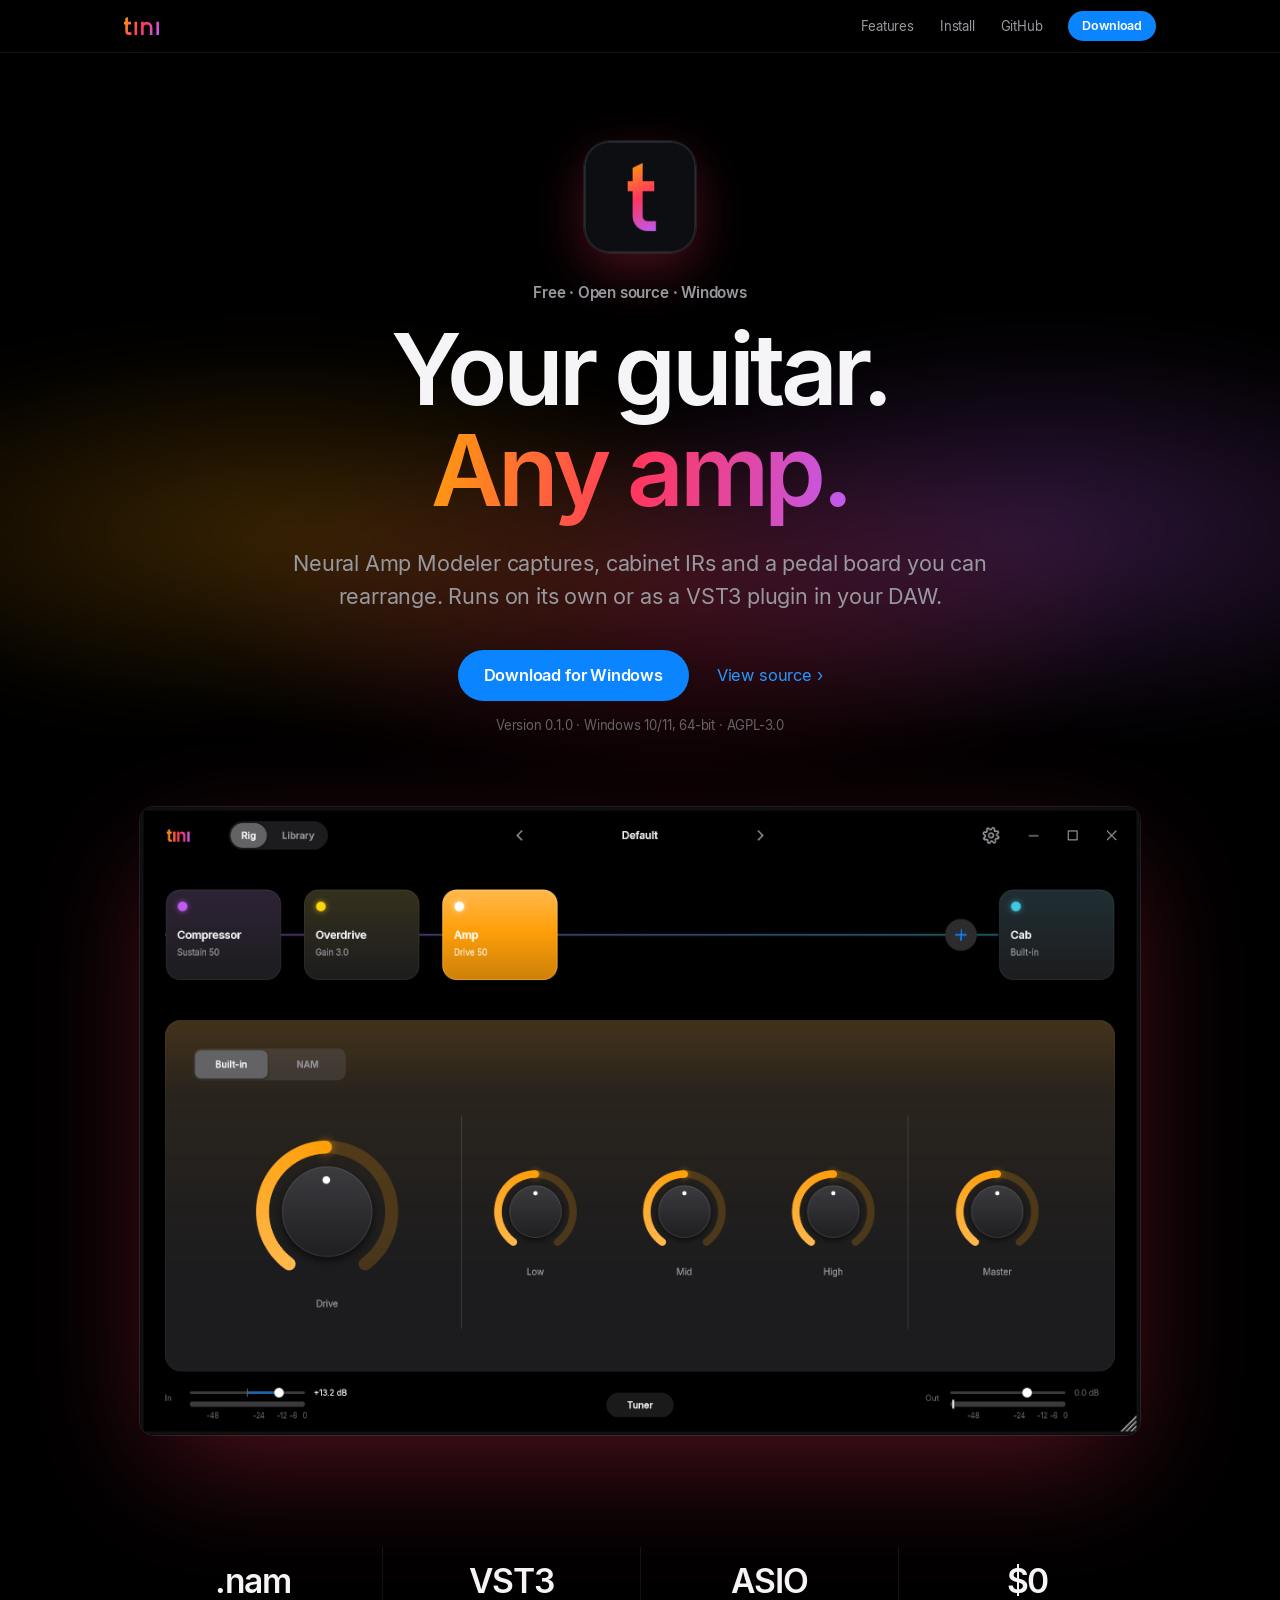
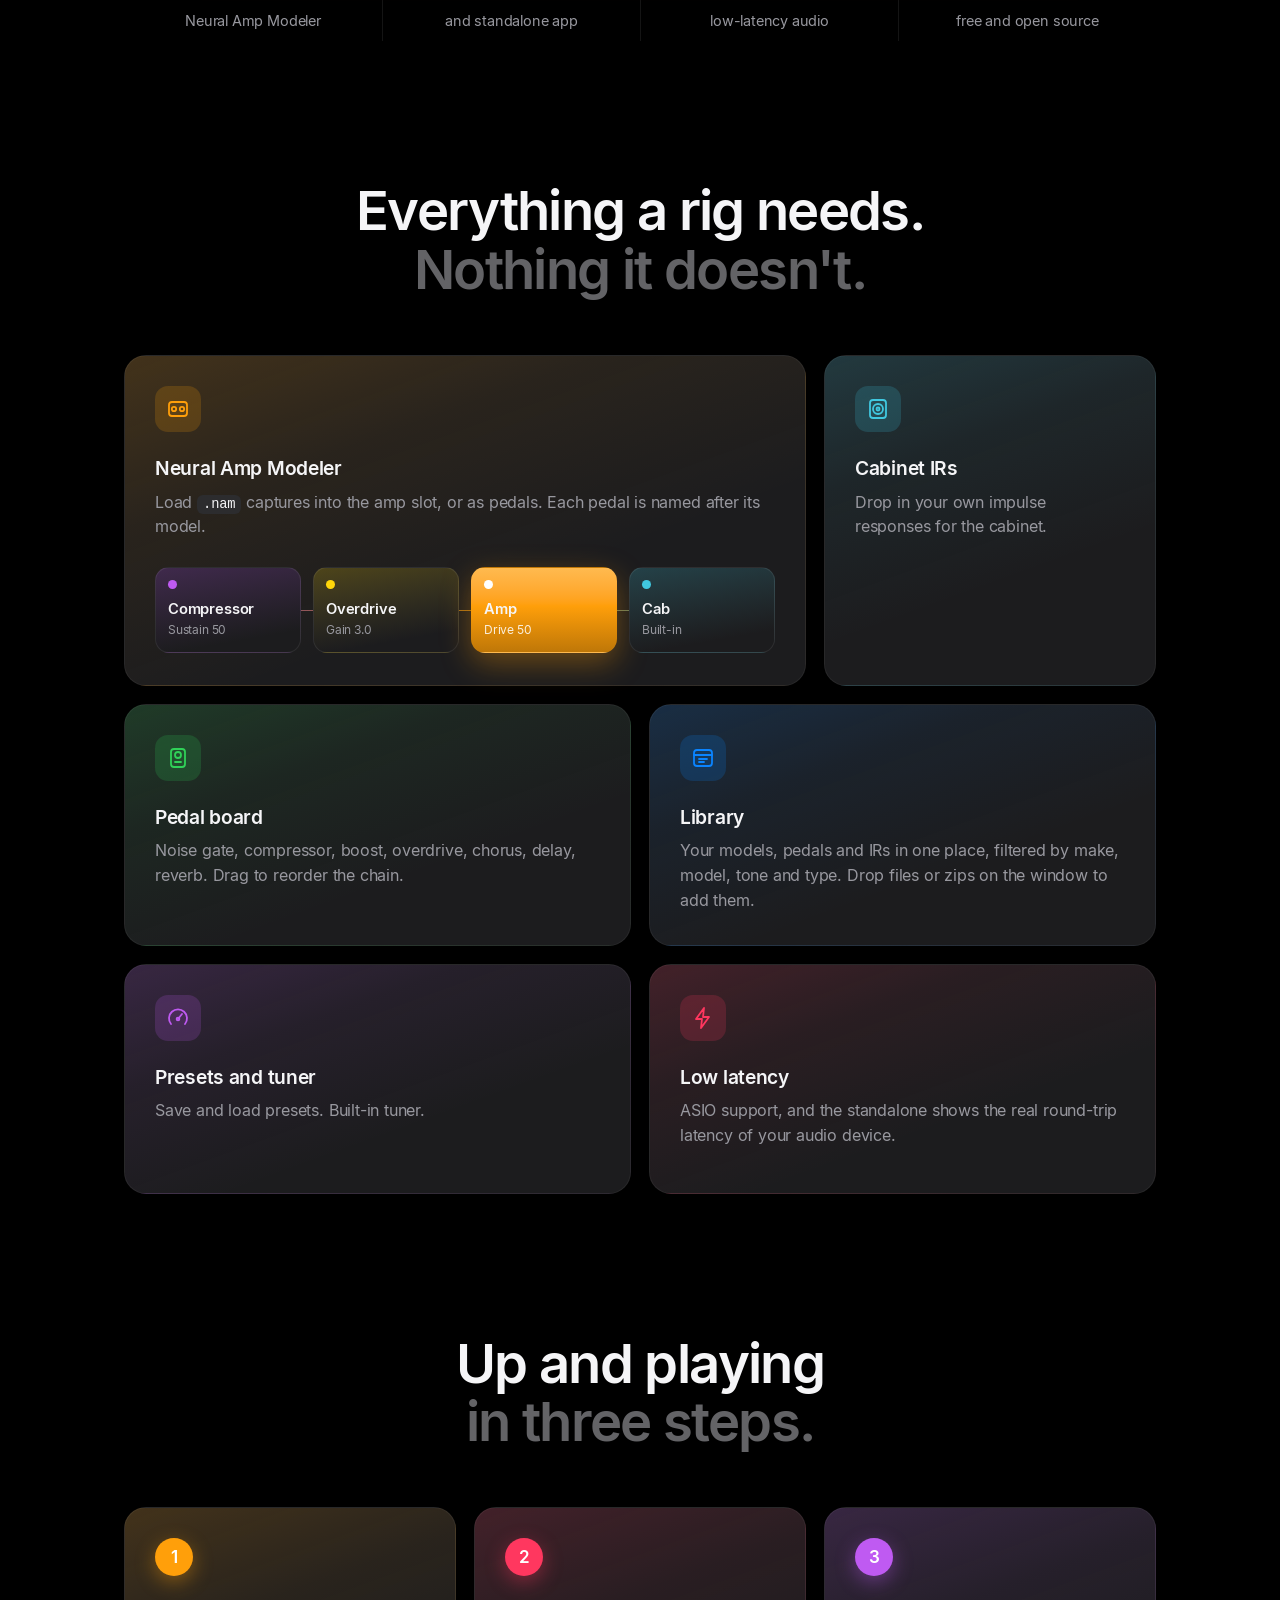
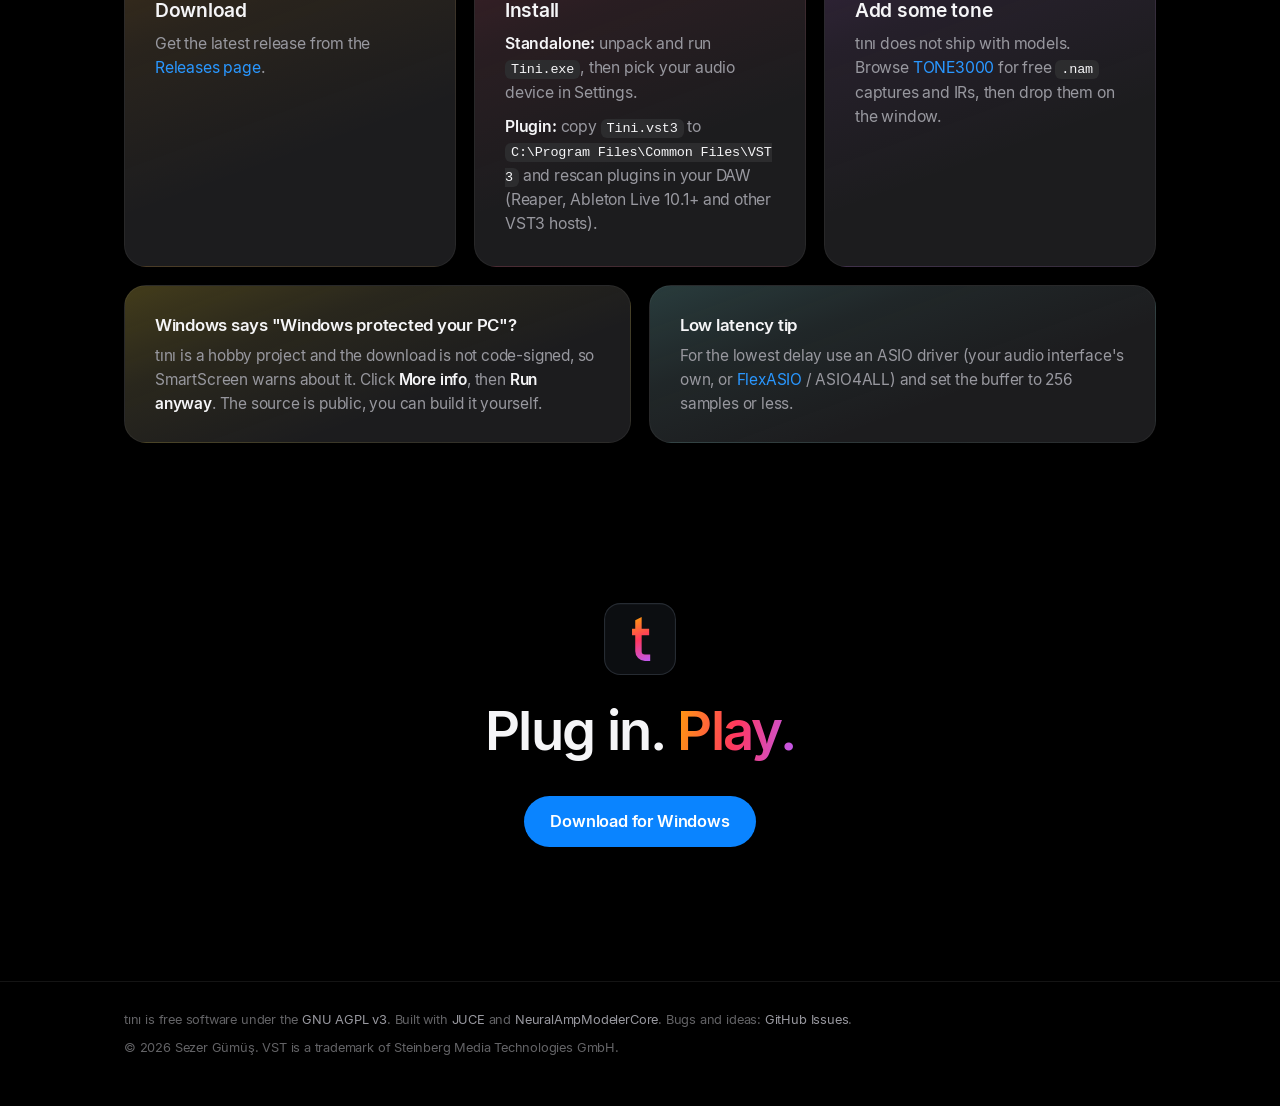
<file: site/index.html>
<!doctype html>
<html lang="en">
  <head>
    <meta charset="utf-8" />
    <meta name="viewport" content="width=device-width, initial-scale=1" />
    <title>tını - guitar amp simulator with Neural Amp Modeler support</title>
    <meta
      name="description"
      content="Free, open-source guitar amp simulator for Windows. Standalone app and VST3 plugin with Neural Amp Modeler (.nam) support, cabinet IRs and a reorderable pedal chain."
    />
    <meta name="theme-color" content="#000000" />
    <link rel="canonical" href="https://sezergumus.github.io/tini/" />
    <meta property="og:type" content="website" />
    <meta property="og:site_name" content="tını" />
    <meta property="og:url" content="https://sezergumus.github.io/tini/" />
    <meta property="og:title" content="tını - a free guitar amp for your PC" />
    <meta
      property="og:description"
      content="Neural Amp Modeler captures, cabinet IRs and a pedal board you can rearrange. Standalone and VST3."
    />
    <meta
      property="og:image"
      content="https://sezergumus.github.io/tini/assets/og-banner.png"
    />
    <meta property="og:image:type" content="image/png" />
    <meta property="og:image:width" content="1200" />
    <meta property="og:image:height" content="630" />
    <meta
      property="og:image:alt"
      content="tını: Your guitar. Any amp. A free amp simulator with Neural Amp Modeler support."
    />
    <meta name="twitter:card" content="summary_large_image" />
    <meta name="twitter:title" content="tını - a free guitar amp for your PC" />
    <meta
      name="twitter:description"
      content="Neural Amp Modeler captures, cabinet IRs and a pedal board you can rearrange. Standalone and VST3."
    />
    <meta
      name="twitter:image"
      content="https://sezergumus.github.io/tini/assets/og-banner.png"
    />
    <link rel="icon" type="image/svg+xml" href="assets/favicon.svg" />
    <link rel="apple-touch-icon" href="assets/icon.png" />
    <link
      rel="preload"
      href="assets/fonts/Inter-SemiBold.ttf"
      as="font"
      type="font/ttf"
      crossorigin
    />
    <link rel="stylesheet" href="style.css" />
  </head>
  <body>
    <header class="nav">
      <div class="nav-in">
        <a class="brand" href="#top" aria-label="tını home">
          <img src="assets/wordmark.svg" alt="tını" height="18" />
        </a>
        <nav>
          <a href="#features">Features</a>
          <a href="#install">Install</a>
          <a href="https://github.com/Sezergumus/tini">GitHub</a>
          <a
            class="pill small"
            href="https://github.com/Sezergumus/tini/releases/latest"
            >Download</a
          >
        </nav>
      </div>
    </header>

    <main id="top">
      <section class="hero">
        <div class="glow" aria-hidden="true"></div>
        <img
          class="app-icon rise"
          src="assets/icon.png"
          alt=""
          width="112"
          height="112"
        />
        <p class="eyebrow rise">Free &middot; Open source &middot; Windows</p>
        <h1 class="rise">
          Your guitar.<br /><span class="grad">Any amp.</span>
        </h1>
        <p class="lead rise">
          Neural Amp Modeler captures, cabinet IRs and a pedal board you can
          rearrange. Runs on its own or as a VST3 plugin in your DAW.
        </p>
        <p class="cta rise">
          <a
            class="pill"
            href="https://github.com/Sezergumus/tini/releases/latest"
            >Download for Windows</a
          >
          <a class="link" href="https://github.com/Sezergumus/tini"
            >View source <span aria-hidden="true">&rsaquo;</span></a
          >
        </p>
        <p class="fine rise">
          Version 0.1.0 &middot; Windows 10/11, 64-bit &middot; AGPL-3.0
        </p>

        <figure class="window rise">
          <img
            src="screenshots/main.png"
            alt="The tını window: a signal chain of Compressor, Overdrive, Amp and Cab, with the amp's Drive, Low, Mid, High and Master knobs"
            width="1122"
            height="704"
          />
        </figure>
      </section>

      <section class="strip" aria-label="At a glance">
        <div><strong>.nam</strong><span>Neural Amp Modeler</span></div>
        <div><strong>VST3</strong><span>and standalone app</span></div>
        <div><strong>ASIO</strong><span>low-latency audio</span></div>
        <div><strong>$0</strong><span>free and open source</span></div>
      </section>

      <section id="features" class="section">
        <h2>
          Everything a rig needs.<br /><span class="dim"
            >Nothing it doesn't.</span
          >
        </h2>

        <div class="bento">
          <article class="tile wide" style="--c: #ff9f0a">
            <div class="tile-text">
              <span class="ico"
                ><svg viewBox="0 0 24 24">
                  <rect x="3" y="5" width="18" height="14" rx="3" />
                  <circle cx="8" cy="12" r="2.2" />
                  <circle cx="16" cy="12" r="2.2" /></svg
              ></span>
              <h3>Neural Amp Modeler</h3>
              <p>
                Load <code>.nam</code> captures into the amp slot, or as pedals.
                Each pedal is named after its model.
              </p>
            </div>
            <div class="chain" aria-hidden="true">
              <span class="blk" style="--c: #bf5af2"
                >Compressor<small>Sustain 50</small></span
              >
              <span class="blk" style="--c: #ffd60a"
                >Overdrive<small>Gain 3.0</small></span
              >
              <span class="blk on" style="--c: #ff9f0a"
                >Amp<small>Drive 50</small></span
              >
              <span class="blk" style="--c: #40c8e0"
                >Cab<small>Built-in</small></span
              >
            </div>
          </article>

          <article class="tile" style="--c: #40c8e0">
            <span class="ico"
              ><svg viewBox="0 0 24 24">
                <rect x="4" y="3" width="16" height="18" rx="3" />
                <circle cx="12" cy="12" r="5" />
                <circle cx="12" cy="12" r="1.5" /></svg
            ></span>
            <h3>Cabinet IRs</h3>
            <p>Drop in your own impulse responses for the cabinet.</p>
          </article>

          <article class="tile" style="--c: #30d158">
            <span class="ico"
              ><svg viewBox="0 0 24 24">
                <rect x="5" y="3" width="14" height="18" rx="3" />
                <circle cx="12" cy="9" r="3" />
                <path d="M9 16h6" /></svg
            ></span>
            <h3>Pedal board</h3>
            <p>
              Noise gate, compressor, boost, overdrive, chorus, delay, reverb.
              Drag to reorder the chain.
            </p>
          </article>

          <article class="tile" style="--c: #0a84ff">
            <span class="ico"
              ><svg viewBox="0 0 24 24">
                <rect x="3" y="4" width="18" height="16" rx="3" />
                <path d="M3 9h18M8 13h8M8 16h5" /></svg
            ></span>
            <h3>Library</h3>
            <p>
              Your models, pedals and IRs in one place, filtered by make, model,
              tone and type. Drop files or zips on the window to add them.
            </p>
          </article>

          <article class="tile" style="--c: #bf5af2">
            <span class="ico"
              ><svg viewBox="0 0 24 24">
                <path d="M5 18 A9 9 0 1 1 19 18" />
                <path d="M12 13 L16 8" />
                <circle cx="12" cy="13" r="1.4" /></svg
            ></span>
            <h3>Presets and tuner</h3>
            <p>Save and load presets. Built-in tuner.</p>
          </article>

          <article class="tile" style="--c: #ff375f">
            <span class="ico"
              ><svg viewBox="0 0 24 24">
                <path d="M13 2 L5 13h6l-1 9 8-11h-6z" /></svg
            ></span>
            <h3>Low latency</h3>
            <p>
              ASIO support, and the standalone shows the real round-trip latency
              of your audio device.
            </p>
          </article>
        </div>
      </section>

      <section id="install" class="section">
        <h2>Up and playing<br /><span class="dim">in three steps.</span></h2>

        <ol class="steps">
          <li>
            <span class="num">1</span>
            <h3>Download</h3>
            <p>
              Get the latest release from the
              <a href="https://github.com/Sezergumus/tini/releases/latest"
                >Releases page</a
              >.
            </p>
          </li>
          <li>
            <span class="num">2</span>
            <h3>Install</h3>
            <p>
              <strong>Standalone:</strong> unpack and run <code>Tini.exe</code>,
              then pick your audio device in Settings.
            </p>
            <p>
              <strong>Plugin:</strong> copy <code>Tini.vst3</code> to
              <code>C:\Program&nbsp;Files\Common&nbsp;Files\VST3</code> and
              rescan plugins in your DAW (Reaper, Ableton Live 10.1+ and other
              VST3 hosts).
            </p>
          </li>
          <li>
            <span class="num">3</span>
            <h3>Add some tone</h3>
            <p>
              tını does not ship with models. Browse
              <a href="https://www.tone3000.com">TONE3000</a> for free
              <code>.nam</code> captures and IRs, then drop them on the window.
            </p>
          </li>
        </ol>

        <div class="notes">
          <div class="note" style="--c: #ffd60a">
            <h3>Windows says "Windows protected your PC"?</h3>
            <p>
              tını is a hobby project and the download is not code-signed, so
              SmartScreen warns about it. Click <strong>More info</strong>, then
              <strong>Run anyway</strong>. The source is public, you can build
              it yourself.
            </p>
          </div>
          <div class="note" style="--c: #66d4cf">
            <h3>Low latency tip</h3>
            <p>
              For the lowest delay use an ASIO driver (your audio interface's
              own, or
              <a href="https://github.com/dechamps/FlexASIO">FlexASIO</a> /
              ASIO4ALL) and set the buffer to 256 samples or less.
            </p>
          </div>
        </div>
      </section>

      <section class="final">
        <img src="assets/favicon.svg" alt="" width="72" height="72" />
        <h2>Plug in. <span class="grad">Play.</span></h2>
        <p class="cta">
          <a
            class="pill"
            href="https://github.com/Sezergumus/tini/releases/latest"
            >Download for Windows</a
          >
        </p>
      </section>
    </main>

    <footer>
      <div class="foot-in">
        <p>
          tını is free software under the
          <a href="https://github.com/Sezergumus/tini/blob/main/LICENSE"
            >GNU AGPL v3</a
          >. Built with <a href="https://juce.com">JUCE</a> and
          <a href="https://github.com/sdatkinson/NeuralAmpModelerCore"
            >NeuralAmpModelerCore</a
          >. Bugs and ideas:
          <a href="https://github.com/Sezergumus/tini/issues">GitHub Issues</a>.
        </p>
        <p>
          &copy; 2026 Sezer Gümüş. VST is a trademark of Steinberg Media
          Technologies GmbH.
        </p>
      </div>
    </footer>
  </body>
</html>
</file>
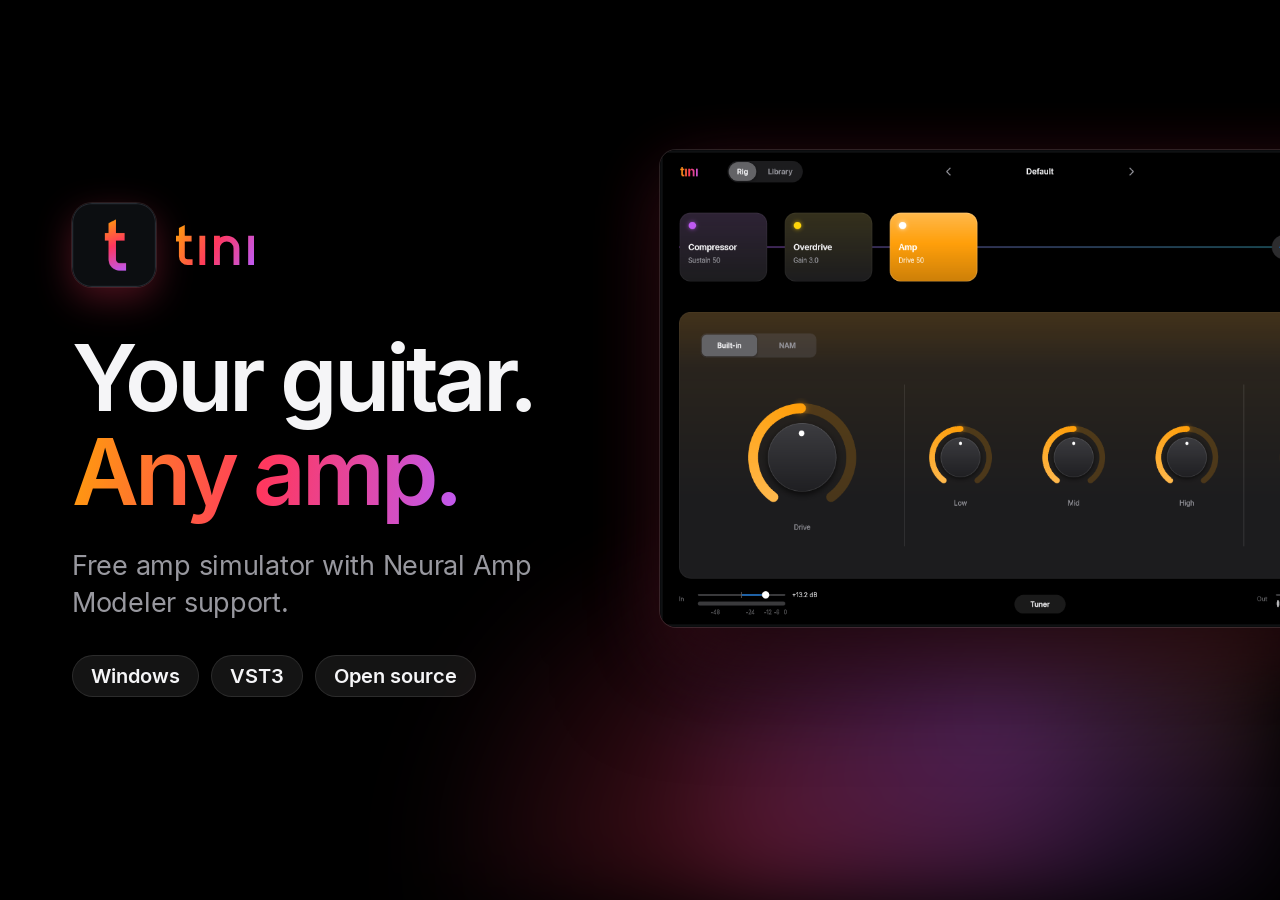
<file: site/assets/og-banner.src.html>
<!doctype html><meta charset="utf-8">
<style>
@font-face{font-family:Inter;font-weight:400;src:url(fonts/Inter-Regular.ttf)}
@font-face{font-family:Inter;font-weight:600;src:url(fonts/Inter-SemiBold.ttf)}
*{box-sizing:border-box}
html,body{margin:0;width:1200px;height:630px;background:#000;overflow:hidden;font-family:Inter,sans-serif;color:#f5f5f7;-webkit-font-smoothing:antialiased}
.glow{position:absolute;inset:0;filter:blur(40px);background:
 radial-gradient(40% 55% at 78% 80%,rgba(191,90,242,.34),transparent 70%),
 radial-gradient(40% 55% at 60% 95%,rgba(255,55,95,.30),transparent 70%),
 radial-gradient(40% 55% at 95% 55%,rgba(255,159,10,.22),transparent 70%)}
.left{position:absolute;left:72px;top:0;bottom:0;width:560px;display:flex;flex-direction:column;justify-content:center}
.brand{display:flex;align-items:center;gap:20px;margin-bottom:44px}
.brand img.i{width:84px;height:84px;border-radius:20px;box-shadow:0 12px 36px rgba(255,55,95,.3),0 0 0 1px rgba(255,255,255,.1)}
.brand img.w{height:40px}
h1{margin:0;font-size:92px;line-height:1.02;letter-spacing:-.045em;font-weight:600}
.g{background:linear-gradient(100deg,#ff9f0a 0%,#ff375f 50%,#bf5af2 100%);-webkit-background-clip:text;color:transparent}
p{margin:30px 0 0;font-size:27px;line-height:1.35;color:#98989f;letter-spacing:-.01em}
.tags{margin-top:34px;display:flex;gap:12px}
.tags span{font-size:20px;font-weight:600;padding:8px 18px;border-radius:99px;background:rgba(255,255,255,.08);border:1px solid rgba(255,255,255,.1)}
.shot{position:absolute;left:660px;top:150px;width:760px;border-radius:16px;box-shadow:0 0 0 1px rgba(255,255,255,.12),0 40px 100px rgba(0,0,0,.8),0 20px 80px -10px rgba(255,55,95,.4)}
</style>
<div class="glow"></div>
<div class="left">
 <div class="brand"><img class="i" src="icon.png"><img class="w" src="wordmark.svg"></div>
 <h1>Your guitar.<br><span class="g">Any amp.</span></h1>
 <p>Free amp simulator with Neural Amp Modeler support.</p>
 <div class="tags"><span>Windows</span><span>VST3</span><span>Open source</span></div>
</div>
<img class="shot" src="../screenshots/main.png">
</file>
<file: site/style.css>
/* Colours follow the app's theme (Source/UI/Theme.h): black window, #1c1c1e cards,
   Apple system colours, and the orange-pink-purple gradient of the logo. */

@font-face { font-family: "Inter"; font-weight: 400; font-display: swap; src: url("assets/fonts/Inter-Regular.ttf") format("truetype"); }
@font-face { font-family: "Inter"; font-weight: 600; font-display: swap; src: url("assets/fonts/Inter-SemiBold.ttf") format("truetype"); }

:root {
  --bg: #000;
  --surface: #1c1c1e;
  --surface-hi: #2c2c2e;
  --hairline: rgba(255, 255, 255, 0.08);
  --text: #f5f5f7;
  --text-mid: #98989f;
  --text-lo: #636366;
  --accent: #0a84ff;
  --orange: #ff9f0a;
  --pink: #ff375f;
  --purple: #bf5af2;
  --brand: linear-gradient(100deg, var(--orange) 0%, var(--pink) 50%, var(--purple) 100%);
  --max: 1080px;
}

* { box-sizing: border-box; }
html { scroll-behavior: smooth; scroll-padding-top: 64px; overflow-x: clip; }
main { overflow-x: clip; } /* the hero glow bleeds past the viewport; mobile browsers ignore overflow on body */

body {
  margin: 0;
  background: var(--bg);
  color: var(--text);
  font: 17px/1.55 Inter, -apple-system, BlinkMacSystemFont, "Segoe UI Variable", "Segoe UI", system-ui, sans-serif;
  letter-spacing: -0.011em;
  -webkit-font-smoothing: antialiased;
  overflow-x: clip;
}

a { color: #2997ff; text-decoration: none; }
a:hover { text-decoration: underline; }
strong { font-weight: 600; color: var(--text); }
code {
  font: 0.86em/1 ui-monospace, "Cascadia Code", Consolas, monospace;
  background: var(--surface-hi);
  border-radius: 6px;
  padding: 2px 6px;
  color: var(--text);
  overflow-wrap: anywhere;
}

h1, h2, h3 { font-weight: 600; margin: 0; }
h2 { font-size: clamp(2rem, 4.6vw, 3.4rem); line-height: 1.08; letter-spacing: -0.03em; text-align: center; margin-bottom: 56px; }
h3 { font-size: 1.2rem; letter-spacing: -0.015em; margin-bottom: 6px; }
.dim { color: var(--text-lo); }

.grad {
  background: var(--brand);
  -webkit-background-clip: text;
  background-clip: text;
  color: transparent;
}

/* ---------- navigation ---------- */

.nav {
  position: sticky;
  top: 0;
  z-index: 10;
  background: rgba(0, 0, 0, 0.72);
  backdrop-filter: saturate(180%) blur(20px);
  -webkit-backdrop-filter: saturate(180%) blur(20px);
  border-bottom: 1px solid var(--hairline);
}
.nav-in { max-width: var(--max); margin: 0 auto; padding: 0 24px; height: 52px; display: flex; align-items: center; justify-content: space-between; }
.brand { display: flex; align-items: center; gap: 10px; }
.brand img { display: block; }
.nav nav { display: flex; align-items: center; gap: 26px; }
.nav nav a { color: var(--text-mid); font-size: 0.82rem; }
.nav nav a:hover { color: var(--text); text-decoration: none; }
.nav nav a.pill { color: #fff; }

/* ---------- buttons ---------- */

.pill {
  display: inline-block;
  background: var(--accent);
  color: #fff;
  font-weight: 600;
  font-size: 1.02rem;
  padding: 13px 26px;
  border-radius: 980px;
  transition: background 0.2s, transform 0.2s;
}
.pill:hover { background: #3395ff; text-decoration: none; transform: translateY(-1px); }
.pill.small { font-size: 0.78rem; padding: 5px 14px; }
.link { font-size: 1.02rem; }

/* ---------- hero ---------- */

.hero { position: relative; text-align: center; padding: 88px 24px 40px; max-width: var(--max); margin: 0 auto; }

.glow {
  position: absolute;
  inset: -80px -30vw auto;
  height: 900px;
  z-index: -1;
  background:
    radial-gradient(38% 30% at 30% 62%, rgba(255, 159, 10, 0.22), transparent 70%),
    radial-gradient(36% 30% at 52% 70%, rgba(255, 55, 95, 0.22), transparent 70%),
    radial-gradient(38% 32% at 72% 62%, rgba(191, 90, 242, 0.24), transparent 70%);
  filter: blur(30px);
  pointer-events: none;
}

.app-icon {
  display: block;
  margin: 0 auto 28px;
  border-radius: 26px;
  box-shadow: 0 18px 50px rgba(255, 55, 95, 0.28), 0 0 0 1px var(--hairline);
}
.eyebrow { color: var(--text-mid); font-size: 0.95rem; font-weight: 600; margin: 0 0 14px; }
h1 { font-size: clamp(3rem, 9vw, 6.2rem); line-height: 1.02; letter-spacing: -0.045em; }
.lead { color: var(--text-mid); font-size: clamp(1.1rem, 2vw, 1.35rem); max-width: 700px; margin: 26px auto 0; }
.cta { display: flex; gap: 28px; justify-content: center; align-items: center; flex-wrap: wrap; margin: 36px 0 14px; }
.fine { color: var(--text-lo); font-size: 0.82rem; margin: 0; }

.window { margin: 72px auto 0; max-width: 1000px; }
.window img {
  display: block;
  width: 100%;
  height: auto;
  border-radius: 14px;
  box-shadow:
    0 0 0 1px rgba(255, 255, 255, 0.1),
    0 40px 120px -20px rgba(255, 55, 95, 0.35),
    0 30px 80px rgba(0, 0, 0, 0.8);
}

/* ---------- at a glance ---------- */

.strip {
  max-width: var(--max);
  margin: 72px auto 0;
  padding: 0 24px;
  display: grid;
  grid-template-columns: repeat(4, 1fr);
  text-align: center;
}
.strip div { padding: 8px 12px; border-left: 1px solid var(--hairline); }
.strip div:first-child { border-left: 0; }
.strip strong { display: block; font-size: 2.1rem; letter-spacing: -0.03em; }
.strip span { color: var(--text-mid); font-size: 0.9rem; }

/* ---------- sections ---------- */

.section { max-width: var(--max); margin: 0 auto; padding: 140px 24px 0; }

/* Cards are tinted like Theme::drawTintedPanel: a wash of the colour from the top left. */
.tile, .note, .steps li {
  --c: var(--accent);
  position: relative;
  background:
    linear-gradient(160deg, color-mix(in srgb, var(--c) 17%, transparent) 0%,
                            color-mix(in srgb, var(--c) 6%, transparent) 30%, transparent 65%),
    var(--surface);
  border: 1px solid rgba(255, 255, 255, 0.05);
  border-radius: 22px;
}

.bento > *, .steps > *, .notes > * { min-width: 0; }
.bento { display: grid; grid-template-columns: repeat(6, 1fr); gap: 18px; }
.tile { grid-column: span 3; padding: 30px 30px 32px; min-height: 230px; transition: transform 0.3s, border-color 0.3s; }
.tile:hover { transform: translateY(-3px); border-color: color-mix(in srgb, var(--c) 35%, transparent); }
.tile.wide { grid-column: span 4; display: flex; flex-direction: column; justify-content: space-between; gap: 28px; }
.tile.wide + .tile { grid-column: span 2; }
.tile p { color: var(--text-mid); margin: 0; font-size: 1rem; }

.ico {
  display: inline-grid;
  place-items: center;
  width: 46px; height: 46px;
  border-radius: 13px;
  margin-bottom: 22px;
  background: color-mix(in srgb, var(--c) 18%, transparent);
}
.ico svg { width: 24px; height: 24px; fill: none; stroke: var(--c); stroke-width: 1.8; stroke-linecap: round; stroke-linejoin: round; }

/* the signal chain, drawn like the app's block tiles */
.chain { position: relative; display: flex; gap: 12px; }
.chain::before {
  content: "";
  position: absolute; left: 0; right: 0; top: 50%;
  height: 1.5px;
  background: linear-gradient(90deg, var(--purple), var(--orange), #40c8e0);
  opacity: 0.6;
}
.blk {
  --c: var(--accent);
  position: relative;
  flex: 1;
  min-width: 0;
  padding: 30px 12px 12px;
  border-radius: 14px;
  font-weight: 600;
  font-size: 0.92rem;
  background: linear-gradient(170deg, color-mix(in srgb, var(--c) 22%, #1c1c1e), #1c1c1e 80%);
  border: 1px solid rgba(255, 255, 255, 0.08);
  white-space: nowrap;
  overflow: hidden;
  text-overflow: ellipsis;
}
.blk::before { content: ""; position: absolute; left: 12px; top: 12px; width: 9px; height: 9px; border-radius: 50%; background: var(--c); }
.blk small { display: block; font-weight: 400; font-size: 0.75rem; color: var(--text-mid); }
.blk.on {
  background: linear-gradient(180deg, color-mix(in srgb, var(--c), #fff 28%), var(--c) 45%, color-mix(in srgb, var(--c), #000 25%));
  border-color: transparent;
  box-shadow: 0 10px 30px color-mix(in srgb, var(--c) 35%, transparent);
}
.blk.on::before { background: #fff; }
.blk.on small { color: rgba(255, 255, 255, 0.85); }

/* ---------- install ---------- */

.steps { list-style: none; margin: 0; padding: 0; display: grid; grid-template-columns: repeat(3, 1fr); gap: 18px; }
.steps li { padding: 30px; }
.steps li:nth-child(1) { --c: var(--orange); }
.steps li:nth-child(2) { --c: var(--pink); }
.steps li:nth-child(3) { --c: var(--purple); }
.steps p { color: var(--text-mid); margin: 0 0 10px; font-size: 0.98rem; }
.steps p:last-child { margin-bottom: 0; }
.num {
  display: inline-grid; place-items: center;
  width: 38px; height: 38px;
  border-radius: 50%;
  margin-bottom: 20px;
  font-weight: 600;
  color: #fff;
  background: var(--c);
  box-shadow: 0 6px 20px color-mix(in srgb, var(--c) 40%, transparent);
}

.notes { display: grid; grid-template-columns: 1fr 1fr; gap: 18px; margin-top: 18px; }
.note { padding: 26px 30px; }
.note h3 { font-size: 1.05rem; }
.note p { color: var(--text-mid); margin: 0; font-size: 0.96rem; }

/* ---------- closing ---------- */

.final { text-align: center; padding: 160px 24px 120px; }
.final img { display: block; margin: 0 auto 26px; }
.final h2 { margin-bottom: 0; }

footer { border-top: 1px solid var(--hairline); }
.foot-in { max-width: var(--max); margin: 0 auto; padding: 28px 24px 40px; color: var(--text-lo); font-size: 0.8rem; }
.foot-in p { margin: 0 0 8px; }
.foot-in a { color: var(--text-mid); }

/* ---------- entrance ---------- */

.rise { animation: rise 0.9s cubic-bezier(0.2, 0.7, 0.2, 1) both; }
.hero .rise:nth-child(3) { animation-delay: 0.06s; }
.hero .rise:nth-child(4) { animation-delay: 0.12s; }
.hero .rise:nth-child(5) { animation-delay: 0.18s; }
.hero .rise:nth-child(6) { animation-delay: 0.24s; }
.hero .rise:nth-child(7) { animation-delay: 0.28s; }
.hero .window { animation-delay: 0.38s; animation-duration: 1.2s; }
@keyframes rise { from { opacity: 0; transform: translateY(24px); } to { opacity: 1; transform: none; } }

@media (prefers-reduced-motion: reduce) {
  html { scroll-behavior: auto; }
  .rise { animation: none; }
  .tile, .pill { transition: none; }
}

/* ---------- small screens ---------- */

@media (max-width: 860px) {
  .tile, .tile.wide, .tile.wide + .tile { grid-column: span 6; }
  .steps, .notes { grid-template-columns: 1fr; }
  .strip { grid-template-columns: repeat(2, 1fr); row-gap: 24px; }
  .strip div:nth-child(3) { border-left: 0; }
  .section { padding-top: 100px; }
}
@media (max-width: 560px) {
  .nav nav a:not(.pill) { display: none; }
  .chain { flex-wrap: wrap; }
  .chain::before { display: none; }
  .blk { flex: 1 1 40%; }
  .hero { padding-top: 56px; }
  .section { padding-left: 16px; padding-right: 16px; }
  .tile, .steps li, .note { padding: 24px; border-radius: 20px; }
  .strip { padding: 0 16px; }
  .window { margin-top: 48px; }
  .final { padding: 110px 16px 90px; }
  h2 { margin-bottom: 40px; }
}
</file>
